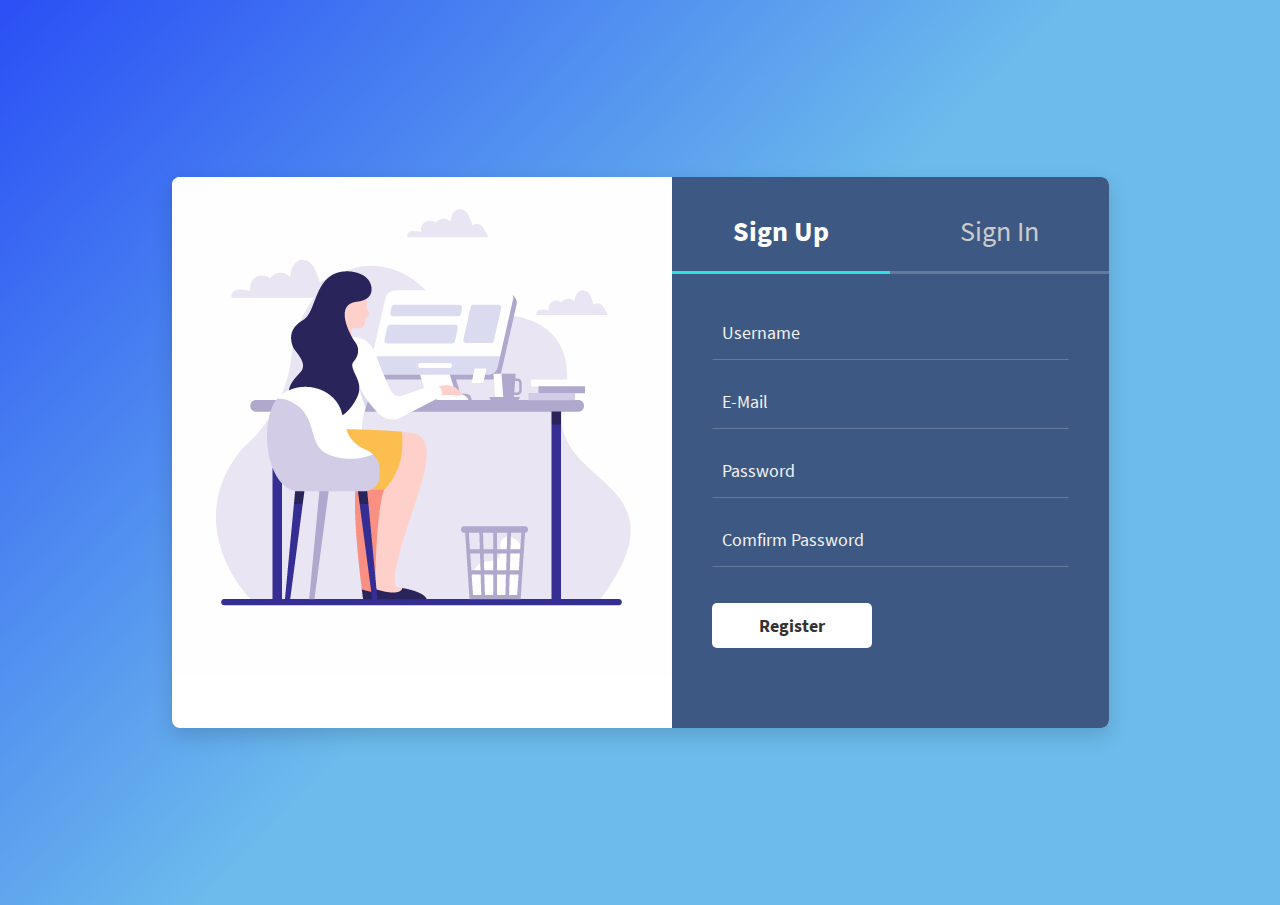
<file: sign.html>
<!DOCTYPE html>
<html>
<head>
	<meta charset="utf-8">
	<title>Form-v8 by Colorlib</title>
	<!-- Mobile Specific Metas -->
	<meta name="viewport" content="width=device-width, initial-scale=1, maximum-scale=1">
	<!-- Font-->
	<link rel="stylesheet" type="text/css" href="css/sourcesanspro-font.css">
	<!-- Main Style Css -->
    <link rel="stylesheet" href="css/styleForm.css"/>
</head>
<body class="form-v8">
	<div class="page-content">
		<div class="form-v8-content">
			<div class="form-left">
				<img src="img/Worker.png" alt="form">
			</div>
			<div class="form-right">
				<div class="tab">
					<div class="tab-inner">
						<button class="tablinks" onclick="openCity(event, 'sign-up')" id="defaultOpen">Sign Up</button>
					</div>
					<div class="tab-inner">
						<button class="tablinks" onclick="openCity(event, 'sign-in')">Sign In</button>
					</div>
				</div>
				<form class="form-detail" action="#" method="post">
					<div class="tabcontent" id="sign-up">
						<div class="form-row">
							<label class="form-row-inner">
								<input type="text" name="full_name" id="full_name" class="input-text" required>
								<span class="label">Username</span>
		  						<span class="border"></span>
							</label>
						</div>
						<div class="form-row">
							<label class="form-row-inner">
								<input type="text" name="your_email" id="your_email" class="input-text" required>
								<span class="label">E-Mail</span>
		  						<span class="border"></span>
							</label>
						</div>
						<div class="form-row">
							<label class="form-row-inner">
								<input type="password" name="password" id="password" class="input-text" required>
								<span class="label">Password</span>
								<span class="border"></span>
							</label>
						</div>
						<div class="form-row">
							<label class="form-row-inner">
								<input type="password" name="comfirm_password" id="comfirm_password" class="input-text" required>
								<span class="label">Comfirm Password</span>
								<span class="border"></span>
							</label>
						</div>
						<div class="form-row-last">
							<input type="submit" name="register" class="register" value="Register">
						</div>
					</div>
				</form>
				<form class="form-detail" action="#" method="post">
					<div class="tabcontent" id="sign-in">
						<div class="form-row">
							<label class="form-row-inner">
								<input type="text" name="full_name_1" id="full_name_1" class="input-text" required>
								<span class="label">Phone, E-Mail, or Username</span>
		  						<span class="border"></span>
							</label>
						</div>
						<div class="form-row">
							<label class="form-row-inner">
								<input type="password" name="password_1" id="password_1" class="input-text" required>
								<span class="label">Password</span>
								<span class="border"></span>
							</label>
						</div>
						<div class="form-row-last">
							<input type="submit" name="register" class="register" value="Sign In">
						</div>
					</div>
				</form>
			</div>
		</div>
	</div>
	<script type="text/javascript">
		function openCity(evt, cityName) {
		    var i, tabcontent, tablinks;
		    tabcontent = document.getElementsByClassName("tabcontent");
		    for (i = 0; i < tabcontent.length; i++) {
		        tabcontent[i].style.display = "none";
		    }
		    tablinks = document.getElementsByClassName("tablinks");
		    for (i = 0; i < tablinks.length; i++) {
		        tablinks[i].className = tablinks[i].className.replace(" active", "");
		    }
		    document.getElementById(cityName).style.display = "block";
		    evt.currentTarget.className += " active";
		}

		// Get the element with id="defaultOpen" and click on it
		document.getElementById("defaultOpen").click();
	</script>
</body><!-- This templates was made by Colorlib (https://colorlib.com) -->
</html>
</file>
<file: css/sourcesanspro-font.css>
@font-face {
    font-family: 'Source Sans Pro';
    src: url('../fonts/Source_Sans_Pro/SourceSansPro-ExtraLightItalic.ttf') format('truetype');
    font-weight: 200;
    font-style: italic;
}

@font-face {
    font-family: 'Source Sans Pro';
    src: url('../fonts/Source_Sans_Pro/SourceSansPro-ExtraLight.ttf') format('truetype');
    font-weight: 200;
    font-style: normal;
}

@font-face {
    font-family: 'Source Sans Pro';
    src: url('../fonts/Source_Sans_Pro/SourceSansPro-Bold.ttf') format('truetype');
    font-weight: bold;
    font-style: normal;
}

@font-face {
    font-family: 'Source Sans Pro';
    src: url('../fonts/Source_Sans_Pro/SourceSansPro-SemiBoldItalic.ttf') format('truetype');
    font-weight: 600;
    font-style: italic;
}

@font-face {
    font-family: 'Source Sans Pro';
    src: url('../fonts/Source_Sans_Pro/SourceSansPro-LightItalic.ttf') format('truetype');
    font-weight: 300;
    font-style: italic;
}

@font-face {
    font-family: 'Source Sans Pro';
    src: url('../fonts/Source_Sans_Pro/SourceSansPro-SemiBold.ttf') format('truetype');
    font-weight: 600;
    font-style: normal;
}

@font-face {
    font-family: 'Source Sans Pro';
    src: url('../fonts/Source_Sans_Pro/SourceSansPro-Light.ttf') format('truetype');
    font-weight: 300;
    font-style: normal;
}

@font-face {
    font-family: 'Source Sans Pro';
    src: url('../fonts/Source_Sans_Pro/SourceSansPro-Black.ttf') format('truetype');
    font-weight: 900;
    font-style: normal;
}

@font-face {
    font-family: 'Source Sans Pro';
    src: url('../fonts/Source_Sans_Pro/SourceSansPro-BoldItalic.ttf') format('truetype');
    font-weight: bold;
    font-style: italic;
}

@font-face {
    font-family: 'Source Sans Pro';
    src: url('../fonts/Source_Sans_Pro/SourceSansPro-BlackItalic.ttf') format('truetype');
    font-weight: 900;
    font-style: italic;
}

@font-face {
    font-family: 'Source Sans Pro';
    src: url('../fonts/Source_Sans_Pro/SourceSansPro-Regular.ttf') format('truetype');
    font-weight: normal;
    font-style: normal;
}

@font-face {
    font-family: 'Source Sans Pro';
    src: url('../fonts/Source_Sans_Pro/SourceSansPro-Italic.ttf') format('truetype');
    font-weight: normal;
    font-style: italic;
}
</file>
<file: css/styleForm.css>
body {
	margin:  0;
}
.page-content {
	width: 100%;
	margin:  0 auto;
	background-image: -moz-linear-gradient( 136deg, rgb(108, 187, 236) 50%, rgb(42, 79, 245) 100%);
    background-image: -webkit-linear-gradient( 136deg, rgb(108, 187, 236) 50%, rgb(42, 79, 245) 100%);
    background-image: -ms-linear-gradient( 136deg, rgb(108, 187, 236) 50%, rgb(42, 79, 245) 100%);
	display: flex;
	display: -webkit-flex;
	justify-content: center;
	-o-justify-content: center;
	-ms-justify-content: center;
	-moz-justify-content: center;
	-webkit-justify-content: center;
	align-items: center;
	-o-align-items: center;
	-ms-align-items: center;
	-moz-align-items: center;
	-webkit-align-items: center;
}
.form-v8-content  {
	background: #fff;
	width: 937px;
	border-radius: 8px;
	-o-border-radius: 8px;
	-ms-border-radius: 8px;
	-moz-border-radius: 8px;
	-webkit-border-radius: 8px;
	box-shadow: 0px 8px 20px 0px rgba(0, 0, 0, 0.15);
	-o-box-shadow: 0px 8px 20px 0px rgba(0, 0, 0, 0.15);
	-ms-box-shadow: 0px 8px 20px 0px rgba(0, 0, 0, 0.15);
	-moz-box-shadow: 0px 8px 20px 0px rgba(0, 0, 0, 0.15);
	-webkit-box-shadow: 0px 8px 20px 0px rgba(0, 0, 0, 0.15);
	margin: 177px 0;
	font-family: 'Source Sans Pro', sans-serif;
	color: #fff;
	position: relative;
	display: flex;
	display: -webkit-flex;
}
.form-v8-content .form-left {
	margin-bottom: -4px;
}
.form-v8-content .form-left img {
	border-top-left-radius: 8px;
	border-bottom-left-radius: 8px;
}
.form-v8-content .form-right {
    padding: 30px 0;
	position: relative;
	width: 100%;
	background: #3d5983;
	border-top-right-radius: 8px;
	border-bottom-right-radius: 8px;
}
.form-v8-content .tab {
	margin: 5px 0 48px;
	width: 100%;
    display: flex;
    display: -webkit-flex;
    justify-content: space-between;
    -o-justify-content: space-between;
    -ms-justify-content: space-between;
    -moz-justify-content: space-between;
    -webkit-justify-content: space-between;
}
.form-v8-content .tab .tab-inner {
	width: 100%;
}
.form-v8-content .tab .tablinks {
	background: transparent;
	border: none;
	outline: none;
	-o-outline: none;
	-ms-outline: none;
	-moz-outline: none;
	-webkit-outline: none;
	font-family: 'Source Sans Pro', sans-serif;
	font-size: 28px;
	font-weight: 400;
	color: #ccc;
	padding-bottom: 22px;
	border-bottom: 3px solid;
	border-bottom-color: rgba(255, 255, 255, 0.2);
	width: 100%;
}
.form-v8-content .tab .tablinks.active {
	font-weight: 700;
	color: #fff;
	border-bottom-color: #30e1df;
}
.form-v8-content .form-detail {
	padding:  0 40px;
}
.form-v8-content .form-row {
    width: 100%;
    position: relative;
}
.form-v8-content .form-row .form-row-inner {
	position: relative;
	width: 100%;
}
.form-v8-content .form-row .form-row-inner .label {
	position: absolute;
    top: -2px;
    left: 10px;
    font-size: 18px;
    color: #f2f2f2;
    font-weight: 400;
    transform-origin: 0 0;
    transition: all .2s ease;
    -moz-transition: all .2s ease;
    -webkit-transition: all .2s ease;
    -o-transition: all .2s ease;
    -ms-transition: all .2s ease;
}
.form-v8-content .form-row .form-row-inner .border {
	position: absolute;
    bottom: 31px;
    left: 0;
    height: 1px;
    width: 100%;
    background: #53c83c;
    transform: scaleX(0);
    -moz-transform: scaleX(0);
    -webkit-transform: scaleX(0);
    -o-transform: scaleX(0);
    -ms-transform: scaleX(0);
    transform-origin: 0 0;
    transition: all .15s ease;
    -moz-transition: all .15s ease;
    -webkit-transition: all .15s ease;
    -o-transition: all .15s ease;
    -ms-transition: all .15s ease;
}
.form-v8-content .form-detail .input-text {
	margin-bottom: 31px;
}
.form-v8-content .form-detail input {
	width: 100%;
    padding: 0px 10px 15px 10px;
    border: 1px solid transparent;
    border-bottom: 1px solid;
    border-bottom-color: rgba(255, 255, 255, 0.2);
    background: transparent;
    appearance: unset;
    -moz-appearance: unset;
    -webkit-appearance: unset;
    -o-appearance: unset;
    -ms-appearance: unset;
    outline: none;
    -moz-outline: none;
    -webkit-outline: none;
    -o-outline: none;
    -ms-outline: none;
    font-size: 18px;
    color: #fff;
    font-weight: 300;
    box-sizing: border-box;
    -moz-box-sizing: border-box;
    -webkit-box-sizing: border-box;
    -o-box-sizing: border-box;
    -ms-box-sizing: border-box;
}
.form-v8-content .form-detail .form-row .input-text:focus{
	border-bottom: 1px solid #53c83c;
	background: transparent;
}
.form-v8-content .form-detail .form-row .input-text:focus + .label, 
.form-v8-content .form-detail .form-row .input-text:valid + .label {
	transform: translateY(-26px) scale(1);
	-moz-transform: translateY(-26px) scale(1);
    -webkit-transform: translateY(-26px) scale(1);
    -o-transform: translateY(-26px) scale(1);
    -ms-transform: translateY(-26px) scale(1);

}
.form-v8-content .form-detail .form-row .input-text:focus  + .border, 
.form-v8-content .form-detail .form-row .input-text:valid  + .border {
	transform: scaleX(1);
	-moz-transform: scaleX(1);
    -webkit-transform: scaleX(1);
    -o-transform: scaleX(1);
    -ms-transform: scaleX(1);

}
.form-v8-content .form-detail .register {
	background: #fff;
	border-radius: 5px;
	-o-border-radius: 5px;
	-ms-border-radius: 5px;
	-moz-border-radius: 5px;
	-webkit-border-radius: 5px;
	width: 160px;
	border: none;
	margin: 5px 0 50px 0px;
	cursor: pointer;
	font-family: 'Source Sans Pro', sans-serif;
	color: #333;
	font-weight: 700;
	font-size: 18px;
}
.form-v8-content .form-detail .register:hover {
	background: #ccc;
}
.form-v8-content .form-detail .form-row-last input {
	padding: 11px;
}
/* Responsive */
@media screen and (max-width: 991px) {
	.form-v8-content {
		margin: 180px 20px;
		flex-direction:  column;
		-o-flex-direction:  column;
		-ms-flex-direction:  column;
		-moz-flex-direction:  column;
		-webkit-flex-direction:  column;
	}
	.form-v8-content .form-left {
		width: 100%;
	}
	.form-v8-content .form-left img {
		width: 100%;
		border-bottom-left-radius: 0px;
	    border-top-right-radius: 8px;
	}
	.form-v8-content .form-right {
		width: auto;
		border-top-right-radius: 0;
		border-bottom-left-radius: 8px;
	}
	.form-v8-content .tab {
		margin-top: 45px;
	}
	.form-v8-content .form-detail .register {
		margin-bottom: 80px;
	}
}

@media screen and (max-width: 325px) {
	.form-v8-content .tab {
		flex-direction: column;
		-o-flex-direction: column;
		-ms-flex-direction: column;
		-moz-flex-direction: column;
		-webkit-flex-direction: column;
	}
}
</file>
